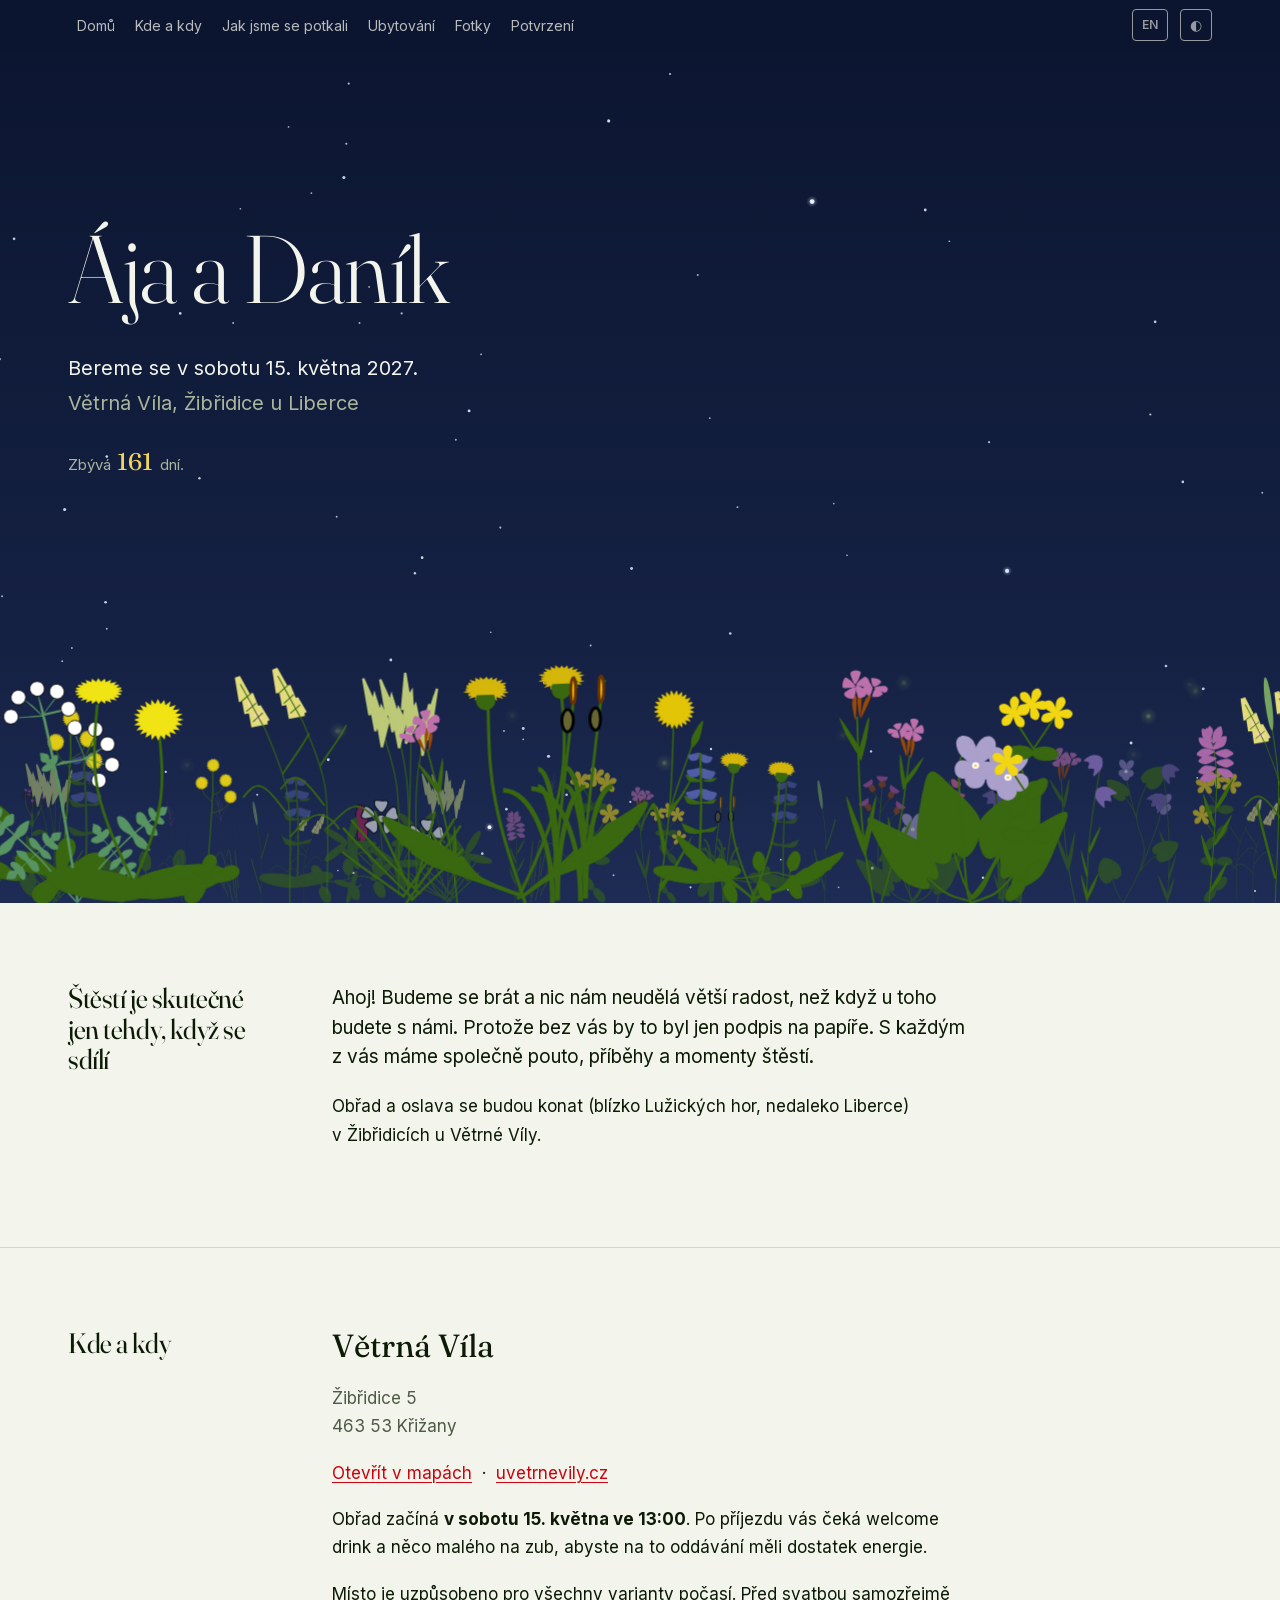
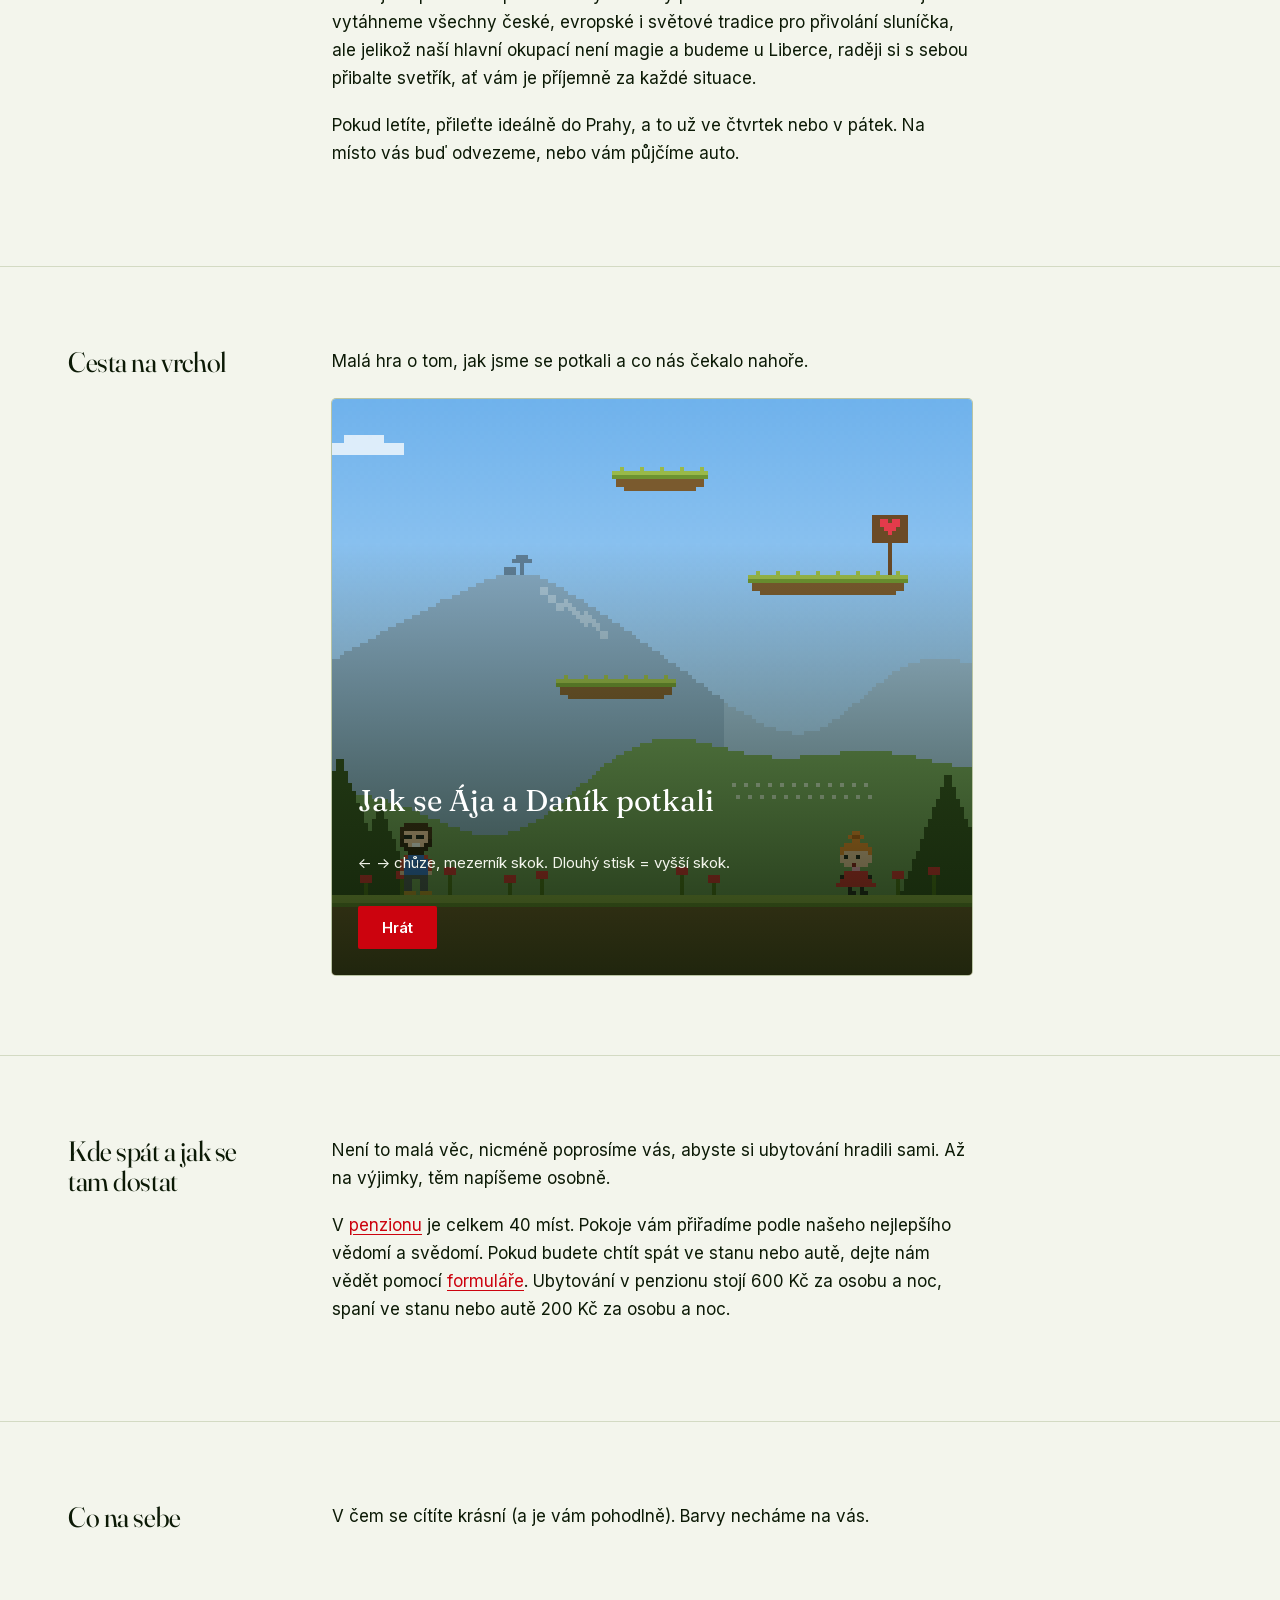
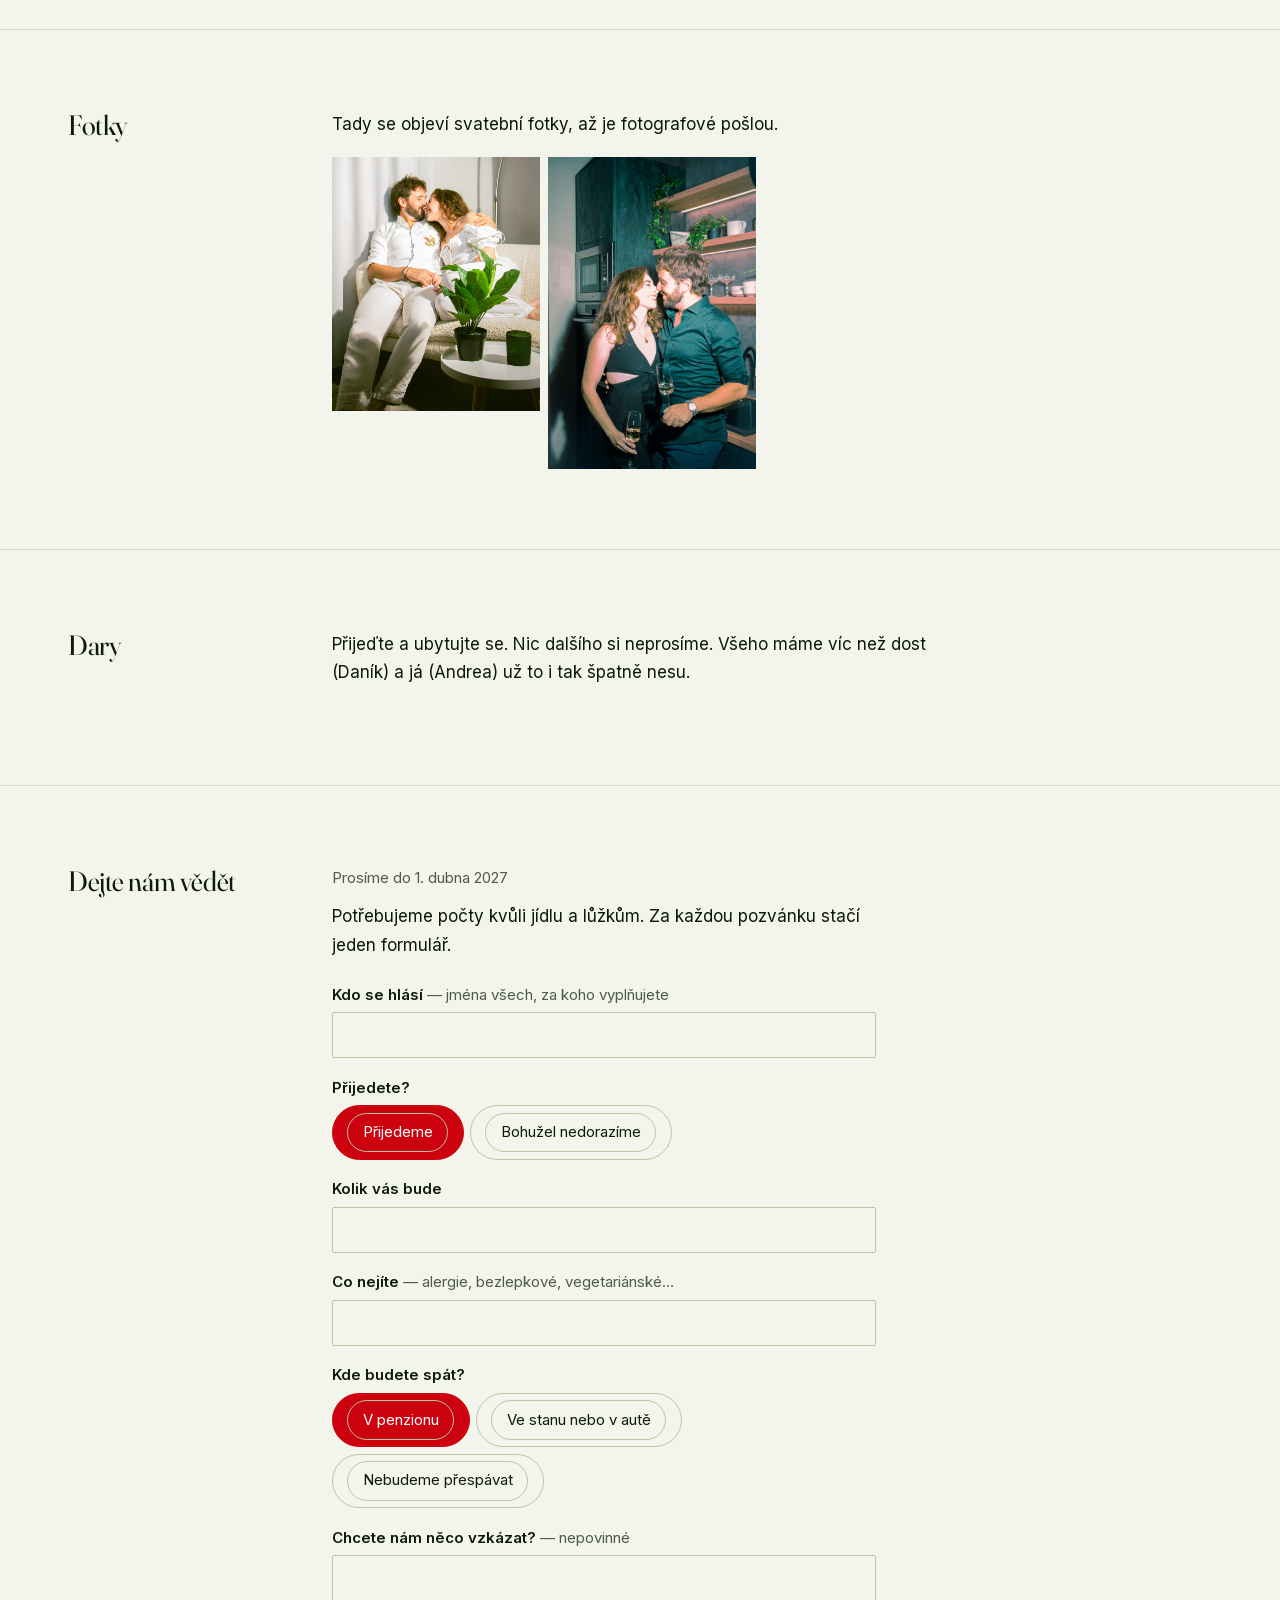
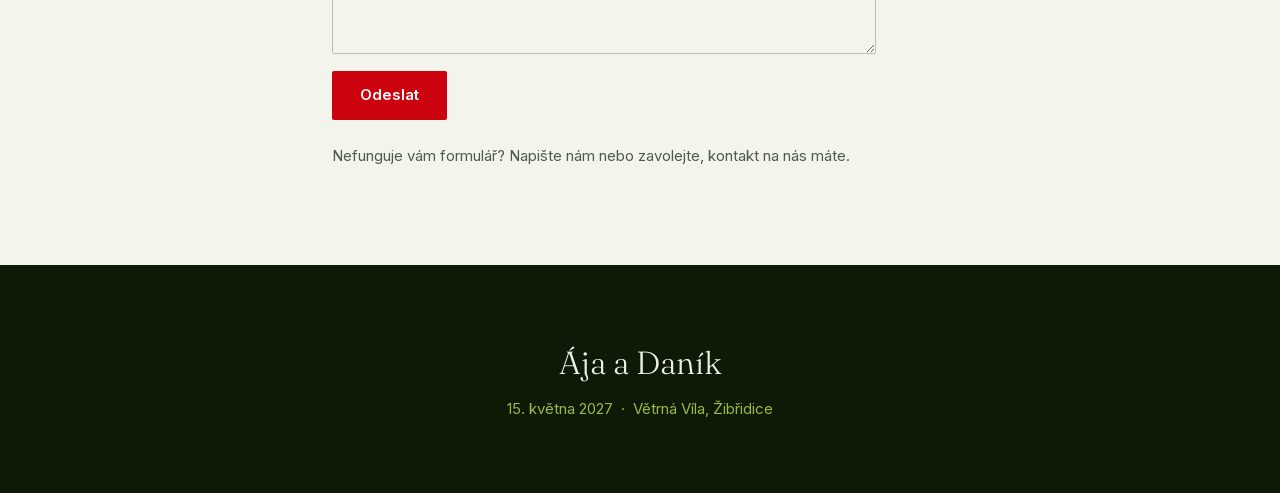
<file: index.html>
<!DOCTYPE html>
<html lang="cs">
<head>
<meta charset="utf-8">
<meta name="viewport" content="width=device-width, initial-scale=1">

<title>Ája a&nbsp;Daník — svatba u&nbsp;Větrné Víly</title>
<meta name="description" content="Bereme se 15. května 2027 u Větrné Víly v Žibřidicích, nedaleko Liberce. Kdy dorazit, kde přespat a jak se tam dostat.">
<meta name="robots" content="noindex">
<meta property="og:title" content="Ája a Daník — svatba u Větrné Víly">
<meta property="og:description" content="15. května 2027, Větrná Víla, Žibřidice u Liberce.">
<meta property="og:type" content="website">

<link rel="stylesheet" href="assets/style.css">
<link rel="icon" href="data:image/svg+xml,<svg xmlns='http://www.w3.org/2000/svg' viewBox='0 0 32 32'><circle cx='16' cy='16' r='11' fill='%23CC030E'/><circle cx='16' cy='16' r='3.5' fill='%232A0A08'/></svg>">

<!-- Motiv a jazyk se nastaví dřív, než se stránka vykreslí, aby neproblikly. -->
<script>
  try {
    var t = localStorage.getItem('motiv');
    if (t) document.documentElement.setAttribute('data-theme', t);
    var j = localStorage.getItem('jazyk');
    if (j) {
      document.documentElement.setAttribute('data-jazyk', j);
      document.documentElement.lang = j;
    }
  } catch (e) {}
  // Louku vymění assets/vitr.js za živou, pokaždé jinak rozsázenou; do té
  // doby je obrázek schovaný. Kdyby skript nedoběhl, za 4 s se ukáže.
  if (window.fetch && location.protocol !== 'file:' &&
      !(window.matchMedia && matchMedia('(prefers-reduced-motion: reduce)').matches)) {
    document.documentElement.classList.add('louka-ceka');
    setTimeout(function () { document.documentElement.classList.remove('louka-ceka'); }, 4000);
  }
</script>
<!-- Obloha v heru podle denní doby — taky před vykreslením. -->
<script src="assets/obloha.js"></script>
</head>
<body>

<a class="preskocit" href="#obsah">Přeskočit na obsah</a>

<nav class="nav" aria-label="Sekce stránky">
  <div class="nav-vnitrek">
    <ul class="nav-odkazy">
      <li><a href="#proc"><span class="jazyk-cs">Domů</span><span class="jazyk-en">Home</span></a></li>
      <li><a href="#kde"><span class="jazyk-cs">Kde a&nbsp;kdy</span><span class="jazyk-en">When &amp; where</span></a></li>
      <li><a href="#hra"><span class="jazyk-cs">Jak jsme se potkali</span><span class="jazyk-en">How we met</span></a></li>
      <li><a href="#ubytovani"><span class="jazyk-cs">Ubytování</span><span class="jazyk-en">Where to stay</span></a></li>
      <!-- Program zatím schovaný (i sekce níž) — až bude, smazat hidden. -->
      <li><a href="#galerie"><span class="jazyk-cs">Fotky</span><span class="jazyk-en">Photos</span></a></li>
      <li><a href="#potvrzeni"><span class="jazyk-cs">Potvrzení</span><span class="jazyk-en">RSVP</span></a></li>
      <li hidden><a href="#program"><span class="jazyk-cs">Program</span><span class="jazyk-en">Schedule</span></a></li>
    </ul>
    <button class="prepinac prepinac-jazyk" type="button" data-jazyk-cil="en"
            aria-label="Switch to English">EN</button>
    <button class="prepinac prepinac-motiv" type="button" aria-label="Přepnout světlý a tmavý motiv">◐</button>
  </div>
</nav>

<header class="hero">
  <div class="hero-text">
    <h1>Ája <span class="jazyk-cs">a</span><span class="jazyk-en">and</span> Daník</h1>

    <p class="hero-udaje">
      <span class="jazyk-cs">Bereme se v&nbsp;sobotu 15.&nbsp;května 2027.</span>
      <span class="jazyk-en">We're getting married on Saturday, May 15, 2027.</span>
      <span class="misto"><span class="jazyk-cs">Větrná Víla, Žibřidice u&nbsp;Liberce</span><span class="jazyk-en">Větrná Víla, Žibřidice near Liberec</span></span>
    </p>

    <!-- Text se mění podle data (assets/main.js): víc než 14 dní,
         posledních 14 dní, svatební den a po svatbě. -->
    <p class="odpocet" data-datum="2027-05-15T13:00" hidden>
      <span data-stav="zbyva">
        <span class="jazyk-cs">Zbývá</span><span class="jazyk-en">There are</span>
        <strong data-dni>—</strong>
        <span class="jazyk-cs">dní.</span><span class="jazyk-en">days to go.</span>
      </span>
      <span data-stav="uz-jen" hidden>
        <span class="jazyk-cs">Už jen</span><span class="jazyk-en">Only</span>
        <strong data-dni>—</strong>
        <span class="jazyk-cs" data-slovo-cs>dní.</span><span class="jazyk-en" data-slovo-en>days to go.</span>
      </span>
      <span data-stav="dnes" hidden>
        <strong><span class="jazyk-cs">Je to dnes!</span><span class="jazyk-en">It's today!</span></strong>
      </span>
      <span data-stav="po" hidden>
        <span class="jazyk-cs">Díky, že jste přijeli.</span><span class="jazyk-en">Thank you for coming.</span>
      </span>
    </p>
  </div>
  <!-- Obloha svatební noci (tools/hvezdy.py), ukáže se jen v noci. -->
  <img class="hvezdy" src="assets/hvezdy.svg" alt="">
  <img class="louka" src="assets/louka.svg" alt="" width="3000" height="300">
</header>

<main id="obsah">

  <!-- ====================== PROČ PŘIJET ====================== -->
  <section class="sekce" id="proc">
    <div class="sekce-mrizka">
      <h2><span class="jazyk-cs">Štěstí je skutečné jen tehdy, když se sdílí</span><span class="jazyk-en">Happiness is only real when it's shared</span></h2>
      <div class="telo">
        <p class="uvodni jazyk-cs">Ahoj! Budeme se brát a&nbsp;nic nám neudělá větší
          radost, než když u&nbsp;toho budete s&nbsp;námi. Protože bez vás by to byl
          jen podpis na papíře. S&nbsp;každým z&nbsp;vás máme společně pouto, příběhy
          a&nbsp;momenty štěstí.</p>
        <p class="uvodni jazyk-en">Hi! We're getting married, and nothing
          would make us happier than having you there with us. Because
          without you it would just be a&nbsp;signature on paper. With each of
          you we share a&nbsp;bond, stories, and moments of happiness.</p>

        <p class="jazyk-cs">Obřad a&nbsp;oslava se budou konat (blízko Lužických
          hor, nedaleko Liberce) v&nbsp;Žibřidicích u&nbsp;Větrné Víly.</p>
        <p class="jazyk-en">The ceremony and the celebration will take place
          (close to the Lusatian Mountains, not far from Liberec) at Větrná
          Víla in Žibřidice.</p>
      </div>
    </div>
  </section>

  <!-- ====================== KDE A KDY ====================== -->
  <section class="sekce" id="kde">
    <div class="sekce-mrizka">
      <h2><span class="jazyk-cs">Kde a&nbsp;kdy</span><span class="jazyk-en">When &amp; where</span></h2>
      <div class="telo">
        <p class="misto-nazev">Větrná Víla</p>
        <address class="adresa">Žibřidice 5<br>463 53 Křižany</address>
        <p class="jazyk-cs"><a href="https://mapy.com/s/fohakopako" target="_blank" rel="noopener">Otevřít v&nbsp;mapách</a>
          &nbsp;·&nbsp;
          <a href="https://www.uvetrnevily.cz/" target="_blank" rel="noopener">uvetrnevily.cz</a></p>
        <p class="jazyk-en"><a href="https://mapy.com/s/fohakopako" target="_blank" rel="noopener">Open in maps</a>
          &nbsp;·&nbsp;
          <a href="https://www.uvetrnevily.cz/" target="_blank" rel="noopener">uvetrnevily.cz</a></p>

        <p class="jazyk-cs">Obřad začíná <strong>v&nbsp;sobotu 15.&nbsp;května ve 13:00</strong>.
          Po příjezdu vás čeká welcome drink a&nbsp;něco malého na zub, abyste
          na to oddávání měli dostatek energie.</p>
        <p class="jazyk-en">The ceremony begins <strong>on Saturday, May 15
          at 1:00 PM</strong>. When you arrive, a&nbsp;welcome drink and a&nbsp;little
          something to eat will be waiting, so you have enough energy for
          the wedding.</p>

        <p class="jazyk-cs">Místo je uzpůsobeno pro všechny varianty počasí.
          Před svatbou samozřejmě vytáhneme všechny české, evropské i&nbsp;světové
          tradice pro přivolání sluníčka, ale jelikož naší hlavní okupací
          není magie a&nbsp;budeme u&nbsp;Liberce, raději si s&nbsp;sebou přibalte svetřík,
          ať vám je příjemně za každé situace.</p>
        <p class="jazyk-en">The venue is ready for any weather. Before the
          wedding we'll of course pull out every Czech, European, and world
          tradition for summoning the sun — but since magic isn't our main
          line of work and we'll be near Liberec, better pack a&nbsp;sweater,
          so you're comfortable whatever happens.</p>

        <p class="jazyk-cs">Pokud letíte, přileťte ideálně do Prahy, a&nbsp;to už
          ve čtvrtek nebo v&nbsp;pátek. Na místo vás buď odvezeme, nebo vám
          půjčíme auto.</p>
        <p class="jazyk-en">If you're flying, ideally fly into Prague, already
          on Thursday or Friday. We'll either drive you to the venue or lend
          you a&nbsp;car.</p>
      </div>
    </div>
  </section>

  <!-- ====================== HRA ======================
       Plošinovka (assets/hra.js, sprity v assets/hra-sprity.js).
       Na mobilu se ovládá tlačítky pod plátnem (.hra-ovladac). -->
  <section class="sekce" id="hra">
    <div class="sekce-mrizka">
      <h2><span class="jazyk-cs">Cesta na vrchol</span><span class="jazyk-en">The way up</span></h2>
      <div class="telo">
        <p class="jazyk-cs">Malá hra o&nbsp;tom, jak jsme se potkali a&nbsp;co nás čekalo nahoře.</p>
        <p class="jazyk-en">A&nbsp;little game about how we met and what was waiting for us at the top.</p>
        <p class="hra-chyba tlumene" hidden>
          <span class="jazyk-cs">Hru se nepodařilo načíst — zkuste stránku obnovit.</span>
          <span class="jazyk-en">The game failed to load — try reloading the page.</span>
        </p>
        <div class="hra" id="hra-okno" tabindex="0" aria-label="Hra: Cesta na vrchol">
          <canvas width="160" height="144"></canvas>
          <div class="hra-hud" hidden></div>
          <div class="hra-titulek" aria-live="polite"></div>
          <div class="hra-bublina" hidden aria-live="polite"></div>
          <!-- Ovládání na dotyk (ukáže se jen na mobilu). Tlačítka posílají
               hře stejné klávesy jako klávesnice: A = mezerník, ▲ = šipka nahoru. -->
          <div class="hra-ovladac" aria-hidden="true">
            <!-- Levý palec ◀ ▲, pravý palec A ▶ -->
            <button type="button" tabindex="-1" data-kod="ArrowLeft">◀</button>
            <button type="button" tabindex="-1" data-kod="ArrowUp">▲</button>
            <span class="hra-ovladac-mezera"></span>
            <button type="button" tabindex="-1" data-kod="Space" class="hra-ovladac-a">A</button>
            <button type="button" tabindex="-1" data-kod="ArrowRight">▶</button>
          </div>
          <div class="hra-panel" data-typ="uvod">
            <div class="hra-panel-uvod">
              <p class="hra-nadpis"><span class="jazyk-cs">Jak se Ája a&nbsp;Daník potkali</span><span class="jazyk-en">How Ája and Daník met</span></p>
              <p class="jen-klavesnice"><span class="jazyk-cs">← → chůze, mezerník skok. Dlouhý stisk = vyšší skok.</span><span class="jazyk-en">← → to walk, space to jump. Hold it to jump higher.</span></p>
              <p class="jen-dotyk"><span class="jazyk-cs">◀ ▶ chůze, A&nbsp;skok i&nbsp;potvrzení. Podržení = vyšší skok.</span><span class="jazyk-en">◀ ▶ to walk, A&nbsp;to jump and confirm. Hold it to jump higher.</span></p>
              <button class="tlacitko" type="button"><span class="jazyk-cs">Hrát</span><span class="jazyk-en">Play</span></button>
            </div>
            <div class="hra-panel-pauza">
              <p class="hra-nadpis"><span class="jazyk-cs">Pauza</span><span class="jazyk-en">Paused</span></p>
              <button class="tlacitko" type="button"><span class="jazyk-cs">Pokračovat</span><span class="jazyk-en">Continue</span></button>
            </div>
            <div class="hra-panel-konec">
              <p class="hra-nadpis"><span class="jazyk-cs">Řekla ano.</span><span class="jazyk-en">She said yes.</span></p>
              <p><span class="jazyk-cs">A&nbsp;15.&nbsp;května 2027 se bereme. Uvidíme se u&nbsp;Větrné Víly.</span><span class="jazyk-en">And on May 15, 2027, we're getting married. See you at Větrná Víla.</span></p>
              <button class="tlacitko" type="button"><span class="jazyk-cs">Hrát znovu</span><span class="jazyk-en">Play again</span></button>
            </div>
          </div>
        </div>
      </div>
    </div>
  </section>

  <!-- ====================== UBYTOVÁNÍ A DOPRAVA ====================== -->
  <section class="sekce" id="ubytovani">
    <div class="sekce-mrizka">
      <h2><span class="jazyk-cs">Kde spát a&nbsp;jak se tam dostat</span><span class="jazyk-en">Where to stay &amp; how to get there</span></h2>
      <div class="telo">
        <p class="jazyk-cs">Není to malá věc, nicméně poprosíme vás, abyste si
          ubytování hradili sami. Až na výjimky, těm napíšeme osobně.</p>
        <p class="jazyk-en">This is no small thing, but we'll ask you to pay
          for your own accommodation. With a&nbsp;few exceptions — we'll write to
          those of you personally.</p>

        <p class="jazyk-cs">V <a href="https://www.uvetrnevily.cz/ubytovani" target="_blank" rel="noopener">penzionu</a> je celkem 40 míst. Pokoje vám přiřadíme
          podle našeho nejlepšího vědomí a&nbsp;svědomí. Pokud budete chtít spát
          ve stanu nebo autě, dejte nám vědět pomocí
          <a href="#potvrzeni">formuláře</a>. Ubytování v&nbsp;penzionu stojí 600&nbsp;Kč za osobu
          a&nbsp;noc, spaní ve stanu nebo autě 200&nbsp;Kč za osobu a&nbsp;noc.</p>
        <p class="jazyk-en">The <a href="https://www.uvetrnevily.cz/ubytovani" target="_blank" rel="noopener">guesthouse</a> has 40 beds in total. We'll assign
          rooms to the best of our knowledge and conscience. If you'd rather
          sleep in a&nbsp;tent or your car, let us know in the
          <a href="#potvrzeni">form</a>. A&nbsp;bed in the guesthouse costs 600&nbsp;CZK per
          person per night, a&nbsp;tent or car spot 200&nbsp;CZK per person per night.</p>
      </div>
    </div>
  </section>

  <!-- ====================== CO NA SEBE ====================== -->
  <section class="sekce" id="co-na-sebe">
    <div class="sekce-mrizka">
      <h2><span class="jazyk-cs">Co na sebe</span><span class="jazyk-en">What to wear</span></h2>
      <div class="telo">
        <p class="jazyk-cs">V&nbsp;čem se cítíte krásní (a&nbsp;je vám pohodlně).
          Barvy necháme na vás.</p>
        <p class="jazyk-en">Whatever makes you feel beautiful (and
          comfortable). We'll leave the colors up to you.</p>
      </div>
    </div>
  </section>

  <!-- ====================== FOTOGALERIE ====================== -->
  <section class="sekce" id="galerie">
    <div class="sekce-mrizka">
      <h2><span class="jazyk-cs">Fotky</span><span class="jazyk-en">Photos</span></h2>
      <div class="telo">
        <p class="jazyk-cs">Tady se objeví svatební fotky, až je fotografové
          pošlou.</p>
        <p class="jazyk-en">Wedding photos will appear here once the
          photographers send them.</p>

        <!-- Plní se ze seznamu v assets/gallery.js. Prázdný seznam = hláška níž. -->
        <div class="galerie" id="galerie-mrizka" hidden></div>

        <div class="galerie-prazdno" id="galerie-prazdno">
          <p class="jazyk-cs">Sem přijdou fotky ze svatby, jakmile je
            dostaneme od fotografa.</p>
          <p class="jazyk-en">Wedding photos will go here once we get them
            from the photographer.</p>
          <p class="tlumene jazyk-cs">Vyfotíte něco vy? Pošlete nám to,
            rádi to sem přidáme.</p>
          <p class="tlumene jazyk-en">Did you take any photos? Send them
            our way, we'd love to add them here.</p>
        </div>
      </div>
    </div>
  </section>

  <!-- ====================== DARY ====================== -->
  <section class="sekce" id="dary">
    <div class="sekce-mrizka">
      <h2><span class="jazyk-cs">Dary</span><span class="jazyk-en">Gifts</span></h2>
      <div class="telo">
        <p class="jazyk-cs">Přijeďte a&nbsp;ubytujte se. Nic dalšího si
          neprosíme. Všeho máme víc než dost (Daník) a&nbsp;já (Andrea) už to
          i&nbsp;tak špatně nesu.</p>
        <p class="jazyk-en">Just come and find a&nbsp;place to stay. We don't
          ask for anything else. We already have more than enough of
          everything (Daník) — and I&nbsp;(Andrea) am already struggling to
          deal with it as it is.</p>
      </div>
    </div>
  </section>

  <!-- ====================== POTVRZENÍ ÚČASTI ======================
       Formulář odesílá do Google Formuláře. Až ho založíš, přepiš:
         1. adresu v action= (ID je v odkazu formuláře)
         2. šest name="entry.XXXX" níž
       Kde ta čísla vzít je popsané v README, oddíl „Potvrzení účasti".
       Dokud tam zůstanou zástupná čísla, formulář se sám schová a ukáže
       se místo něj e-mail — viz assets/rsvp.js.

       Viditelné popisky polí jsou dvojjazyčné (.jazyk-cs/.jazyk-en), ale
       value="" u přepínačů zůstává jen česky — to je hodnota, která
       padá do Sheetu, ne to, co vidí host. Funguje to správně v obou
       jazycích zároveň, není potřeba druhý Google Formulář.
  -->
  <section class="sekce" id="potvrzeni">
    <div class="sekce-mrizka">
      <h2><span class="jazyk-cs">Dejte nám vědět</span><span class="jazyk-en">Let us know</span></h2>
      <div class="telo">
        <div class="potvrzeni">
          <p class="termin jazyk-cs">Prosíme do 1.&nbsp;dubna 2027</p>
          <p class="termin jazyk-en">Please reply by April 1, 2027</p>
          <p class="jazyk-cs">Potřebujeme počty kvůli jídlu a&nbsp;lůžkům.
            Za každou pozvánku stačí jeden formulář.</p>
          <p class="jazyk-en">We need numbers for food and beds.
            One form per invitation is enough.</p>

          <form class="formular" id="rsvp" method="post"
                action="https://docs.google.com/forms/d/e/1FAIpQLScq28lHBz5897td7MZyyS8asRZg3bNgkIlLo7N-swUDfsOvNQ/formResponse">

            <label class="pole">
              <span><span class="jazyk-cs">Kdo se hlásí</span><span class="jazyk-en">Who's coming</span>
                <span class="napoveda">
                  <span class="jazyk-cs">— jména všech, za koho vyplňujete</span>
                  <span class="jazyk-en">— names of everyone you're filling this out for</span>
                </span></span>
              <input type="text" name="entry.1684230495" required autocomplete="name">
            </label>

            <fieldset class="pole">
              <span><span class="jazyk-cs">Přijedete?</span><span class="jazyk-en">Are you coming?</span></span>
              <div class="volby">
                <label class="volba">
                  <input type="radio" name="entry.1772294306" value="Ano" required checked
                         data-ucast="ano">
                  <span><span class="jazyk-cs">Přijedeme</span><span class="jazyk-en">We'll be there</span></span>
                </label>
                <label class="volba">
                  <input type="radio" name="entry.1772294306" value="Ne"
                         data-ucast="ne">
                  <span><span class="jazyk-cs">Bohužel nedorazíme</span><span class="jazyk-en">Sorry, we can't make it</span></span>
                </label>
              </div>
            </fieldset>

            <label class="pole jen-pri-ucasti">
              <span><span class="jazyk-cs">Kolik vás bude</span><span class="jazyk-en">How many of you</span></span>
              <input type="number" name="entry.1716461274" min="1" max="10" inputmode="numeric">
            </label>

            <label class="pole jen-pri-ucasti">
              <span><span class="jazyk-cs">Co nejíte</span><span class="jazyk-en">What you don't eat</span>
                <span class="napoveda">
                  <span class="jazyk-cs">— alergie, bezlepkové, vegetariánské…</span>
                  <span class="jazyk-en">— allergies, gluten-free, vegetarian…</span>
                </span></span>
              <input type="text" name="entry.1136378487">
            </label>

            <!-- Hodnoty (value) musí sedět s možnostmi v Google Formuláři
                 (formulář: https://forms.gle/vRxvGnbP9YnAzbPCA). -->
            <fieldset class="pole jen-pri-ucasti">
              <span><span class="jazyk-cs">Kde budete spát?</span><span class="jazyk-en">Where will you sleep?</span></span>
              <div class="volby">
                <label class="volba">
                  <input type="radio" name="entry.362847695" value="V penzionu" checked>
                  <span><span class="jazyk-cs">V&nbsp;penzionu</span><span class="jazyk-en">At the guesthouse</span></span>
                </label>
                <label class="volba">
                  <input type="radio" name="entry.362847695" value="Ve stanu nebo v autě">
                  <span><span class="jazyk-cs">Ve stanu nebo v&nbsp;autě</span><span class="jazyk-en">In a&nbsp;tent or car</span></span>
                </label>
                <label class="volba">
                  <input type="radio" name="entry.362847695" value="Nebudeme přespávat">
                  <span><span class="jazyk-cs">Nebudeme přespávat</span><span class="jazyk-en">Not staying overnight</span></span>
                </label>
              </div>
            </fieldset>

            <label class="pole">
              <span><span class="jazyk-cs">Chcete nám něco vzkázat?</span><span class="jazyk-en">Anything you'd like to tell us?</span>
                <span class="napoveda">
                  <span class="jazyk-cs">— nepovinné</span>
                  <span class="jazyk-en">— optional</span>
                </span></span>
              <textarea name="entry.1038963178" rows="3"></textarea>
            </label>

            <!-- Google tyhle dvě pole u odeslání očekává. -->
            <input type="hidden" name="fvv" value="1">
            <input type="hidden" name="pageHistory" value="0">

            <button type="submit"><span class="jazyk-cs">Odeslat</span><span class="jazyk-en">Send</span></button>
            <p class="chyba" id="rsvp-chyba" hidden></p>
          </form>

          <div class="dekujeme" id="rsvp-dekujeme" hidden>
            <h3><span class="jazyk-cs">Děkujeme, máme to.</span><span class="jazyk-en">Thanks, got it.</span></h3>
            <p class="jazyk-cs">Kdybyste potřebovali cokoli změnit, ozvěte
              se nám.</p>
            <p class="jazyk-en">If you need to change anything, just let
              us know.</p>
          </div>

          <p class="jinak jazyk-cs">Nefunguje vám formulář? Napište nám nebo
            zavolejte, kontakt na nás máte.</p>
          <p class="jinak jazyk-en">Form not working? Message or call us —
            you have our contact.</p>
        </div>
      </div>
    </div>
  </section>

  <!-- ====================== PROGRAM ====================== -->
  <!-- Zatím schované — až bude harmonogram, smazat hidden (i u odkazu v navigaci). -->
  <section class="sekce" id="program" hidden>
    <div class="sekce-mrizka">
      <h2><span class="jazyk-cs">Jak den poběží</span><span class="jazyk-en">How the day will run</span></h2>
      <div class="telo">
        <p class="tlumene jazyk-cs">Časy jsou orientační, pořadí platí.
          Dopředu se ničeho nebojte, nic se nezkouší.</p>
        <p class="tlumene jazyk-en">Times are approximate, the order is
          fixed. Don't worry about anything in advance — nothing is
          rehearsed.</p>

        <!-- DOPLNIT: časy a body podle skutečného harmonogramu u Větrné Víly
             (zbytek textu je ještě z Himmelreichu: obřad pod skálou, rybník…) -->
        <dl class="program">
          <dt>12:30</dt>
          <dd>
            <h3><span class="jazyk-cs">Sjíždíme se</span><span class="jazyk-en">Everyone arrives</span></h3>
            <p class="jazyk-cs">Přivítání, welcome drink, čas se rozkoukat u&nbsp;Větrné Víly.</p>
            <p class="jazyk-en">Welcome drinks and a&nbsp;chance to look around Větrná Víla.</p>
          </dd>

          <dt>13:00</dt>
          <dd>
            <h3><span class="jazyk-cs">Obřad pod skálou</span><span class="jazyk-en">Ceremony beneath the rock</span></h3>
            <p class="jazyk-cs">Zhruba půl hodiny. Telefony prosím schované, máme fotografa.</p>
            <p class="jazyk-en">About half an hour. Please keep phones away, we have a&nbsp;photographer.</p>
          </dd>

          <dt>13:45</dt>
          <dd>
            <h3><span class="jazyk-cs">Gratulace a&nbsp;společné focení</span><span class="jazyk-en">Congratulations &amp; group photos</span></h3>
            <p class="jazyk-cs">Přípitek. Tohle je ta část, kde vás všechny naženeme k&nbsp;sobě.</p>
            <p class="jazyk-en">A&nbsp;toast. This is the part where we round everyone up together.</p>
          </dd>

          <dt>15:00</dt>
          <dd>
            <h3><span class="jazyk-cs">Oběd</span><span class="jazyk-en">Lunch</span></h3>
            <p class="jazyk-cs">Kdo má něco, co nejí, ať nám to napíše předem.</p>
            <p class="jazyk-en">If there's something you don't eat, let us know in advance.</p>
          </dd>

          <dt>17:00</dt>
          <dd>
            <h3><span class="jazyk-cs">Dort a&nbsp;první tanec</span><span class="jazyk-en">Cake &amp; first dance</span></h3>
            <p class="jazyk-cs">Krátké, slibujeme.</p>
            <p class="jazyk-en">Short, we promise.</p>
          </dd>

          <dt>19:00</dt>
          <dd>
            <h3><span class="jazyk-cs">Oheň</span><span class="jazyk-en">Campfire</span></h3>
            <p class="jazyk-cs">Raut, buřty, klid. Kdo chce, může jít k&nbsp;rybníku.</p>
            <p class="jazyk-en">Buffet, sausages, calm. Anyone who wants can head down to the pond.</p>
          </dd>

          <dt>21:00</dt>
          <dd>
            <h3><span class="jazyk-cs">Hraje se a&nbsp;tancuje</span><span class="jazyk-en">Music &amp; dancing</span></h3>
            <p class="jazyk-cs">Dokud někdo stojí.</p>
            <p class="jazyk-en">Until someone's still standing.</p>
          </dd>

          <dt><span class="jazyk-cs">do rána</span><span class="jazyk-en">till dawn</span></dt>
          <dd>
            <h3><span class="jazyk-cs">Kdo zůstává, zůstává</span><span class="jazyk-en">Whoever stays, stays</span></h3>
            <p class="jazyk-cs">Snídaně pro přespávající od devíti.</p>
            <p class="jazyk-en">Breakfast for overnight guests from nine.</p>
          </dd>
        </dl>
      </div>
    </div>
  </section>

</main>

<footer class="paticka">
  <p class="jmena">Ája <span class="jazyk-cs">a</span><span class="jazyk-en">and</span> Daník</p>
  <p><span class="jazyk-cs">15.&nbsp;května 2027</span><span class="jazyk-en">May 15, 2027</span> &nbsp;·&nbsp; Větrná Víla, Žibřidice</p>
</footer>

<div class="lightbox" id="lightbox" hidden role="dialog" aria-modal="true" aria-label="Zvětšená fotka">
  <img id="lb-obrazek" alt="">
  <button class="lb-tlacitko lb-zavrit" type="button" aria-label="Zavřít">✕</button>
  <button class="lb-tlacitko lb-predchozi" type="button" aria-label="Předchozí fotka">‹</button>
  <button class="lb-tlacitko lb-dalsi" type="button" aria-label="Další fotka">›</button>
  <span class="lb-pocet" id="lb-pocet"></span>
</div>

<script src="assets/gallery.js"></script>
<script src="assets/main.js"></script>
<script src="assets/vitr.js" defer></script>
<script src="assets/mesic.js" defer></script>
<script src="assets/svetlusky.js" defer></script>
<script src="assets/vlastovky.js" defer></script>
<script src="assets/rsvp.js" defer></script>
<script src="assets/hra-sprity.js" defer></script>
<script src="assets/hra.js" defer></script>
</body>
</html>
</file>
<file: assets/style.css>
/* ==========================================================================
   Svatba u Větrné Víly — styly

   Paleta je navzorkovaná z fotky květnaté louky, kterou vybral klient:
   medián sytých pixelů v každém pásmu odstínu. Nic není odhadnuté od oka.
   Všechny dvojice text/pozadí jsou ověřené na WCAG AA (≥4.5:1).

   Hero je vždycky tmavý, i ve světlém režimu — je to les za loukou.
   ========================================================================== */

/* Fraunces: old-style serif s měkkými tahy. Dva subsety kvůli české
   diakritice; prohlížeč si stáhne jen ten, který na stránce potřebuje. */
@font-face {
  font-family: 'Fraunces';
  font-style: normal;
  font-weight: 300 700;
  font-display: swap;
  src: url('fonts/fraunces-latin-ext.woff2') format('woff2');
  unicode-range: U+0100-02BA, U+02BD-02C5, U+02C7-02CC, U+02CE-02D7, U+02DD-02FF,
    U+0304, U+0308, U+0329, U+1D00-1DBF, U+1E00-1E9F, U+1EF2-1EFF, U+2020,
    U+20A0-20AB, U+20AD-20C0, U+2113, U+2C60-2C7F, U+A720-A7FF;
}
@font-face {
  font-family: 'Fraunces';
  font-style: normal;
  font-weight: 300 700;
  font-display: swap;
  src: url('fonts/fraunces-latin.woff2') format('woff2');
  unicode-range: U+0000-00FF, U+0131, U+0152-0153, U+02BB-02BC, U+02C6, U+02DA,
    U+02DC, U+0304, U+0308, U+0329, U+2000-206F, U+20AC, U+2122, U+2191, U+2193,
    U+2212, U+2215, U+FEFF, U+FFFD;
}
@font-face {
  font-family: 'Inter';
  font-style: normal;
  font-weight: 400 700;
  font-display: swap;
  src: url('fonts/inter-var.woff2') format('woff2');
}

:root {
  /* Navzorkováno z fotky */
  --les: #0C1A06;
  --mak: #CC030E;
  --chrpa: #175ACA;
  --pryskyrnik: #D2BB31;
  --kopretina: #ECEEE7;
  --trava: #99B949;
  --trava-tmava: #496E16;

  /* Mimo louku: barva "kemp" na mapce ubytování (tools/mapa.py). Není
     z fotky ani odvozená — vybraná tak, aby jako plocha (≥3:1) obstála
     v obou motivech zároveň, --pryskyrnik na to nejde (1.75:1 na světlém). */
  --kemp: #8F740C;

  /* Obloha v heru — mění se podle denní doby návštěvníka, přepisuje je
     assets/obloha.js (tam i výpočet kontrastu). Tady je polední obloha
     pro případ bez JS. Nezávislé na přepínači světlý/tmavý motiv, proto
     i text v heru má vlastní barvy — var(--text) by se s přepínačem
     měnilo a na obloze mohlo zmizet. */
  --hero-bg: #6FB2EC;        /* vrch oblohy, i pod navigací */
  --hero-stred: #A0CEF2;     /* u horní hrany louky */
  --hero-obzor: #D2EAF8;     /* za loukou, bez textu */
  --hero-text: #0C1A06;
  --hero-text-tlumeny: #2E480F;
  --hero-akcent: #403E08;
  --hero-aktivni: #7F0C0B;

  /* Odvozené pro text a plochy */
  --pozadi: #F3F5EC;
  --text: #0C1A06;
  --text-tlumeny: #4F5A47;
  --odkaz: #CC030E;
  --odkaz-aktivni: #A5060F;
  --linka: #D3DAC3;
  --linka-silna: #B9C4A3;

  --display: 'Fraunces', 'Iowan Old Style', Georgia, serif;
  --text-font: 'Inter', -apple-system, BlinkMacSystemFont, 'Segoe UI', Roboto, sans-serif;

  --sirka: 74rem;
  --okraj: 1.25rem;
  --sloupec-nadpisu: 13rem;

  /* Sytost vzoru na pozadí sekcí (assets/vzor.svg). Dřív to bylo jen
     0.05 jako fallback přímo v opacity: var(--sytost-vzoru, 0.05) níž,
     na bílém pozadí to bylo skoro neviditelné. Deklarované tady jako
     skutečná proměnná, ať se to příště hledá snáz. */
  --sytost-vzoru: 0.1;

  /* Výška louky. Vázat ji jen na šířku okna nestačilo: na širokém a nízkém
     okně notebooku pak louka i s textem přerostla obrazovku a spodek okna
     ji uřízl. Proto i strop podle výšky.

     Zmenšování je bezpečné — nižší rámeček je v poměru UŽŠÍ než 10:1
     samotného SVG, takže object-fit dál ořezává boky a ne hlavy rostlin.
     Nebezpečné by bylo jen zvyšování šířky bez výšky. */
  --vyska-louky: clamp(9rem, min(20vw, 38vh), 22rem);
}

:root[data-theme="dark"] {
  --pozadi: #0C1A06;
  --text: #F3F5EC;
  --text-tlumeny: #A8B69C;
  --odkaz: #F2564F;
  --odkaz-aktivni: #F5776F;
  --chrpa: #7FA5F0;
  --linka: #24391C;
  --linka-silna: #3A5230;
}

@media (prefers-color-scheme: dark) {
  :root:not([data-theme="light"]) {
    --pozadi: #0C1A06;
    --text: #F3F5EC;
    --text-tlumeny: #A8B69C;
    --odkaz: #F2564F;
    --odkaz-aktivni: #F5776F;
    --chrpa: #7FA5F0;
    --linka: #24391C;
    --linka-silna: #3A5230;
  }
}

* { box-sizing: border-box; }

/* Atribut hidden musí přebít i vlastní pravidla. Prohlížeč ho řeší
   výchozím display: none, jenže to má nejnižší prioritu — stačí kdekoli
   .neco { display: grid } a hidden přestane fungovat. Přesně na tohle
   jsem najel u formuláře potvrzení účasti. */
[hidden] { display: none !important; }

/* Přepínač jazyka CZ/EN. Každý překládaný kus obsahu existuje na
   stránce dvakrát (.jazyk-cs a .jazyk-en jako sourozenci, nebo jako
   dvojice <span> uvnitř jednoho nadpisu/odkazu) a tohle přepíná, který
   z nich je vidět. Bez data-jazyk (výchozí stav, i bez JS) vyhrává
   čeština — schválně přes :not(), ne jen [data-jazyk="cs"], ať to
   funguje i dřív, než main.js stačí proběhnout. */
:root[data-jazyk="en"] .jazyk-cs { display: none; }
:root:not([data-jazyk="en"]) .jazyk-en { display: none; }

html {
  scroll-behavior: smooth;
  scroll-padding-top: 4.5rem;
}

body {
  margin: 0;
  background: var(--pozadi);
  color: var(--text);
  font-family: var(--text-font);
  font-size: 1.0625rem;
  line-height: 1.65;
  -webkit-font-smoothing: antialiased;
  position: relative;
}

/* Obrysy lučních rostlin za obsahem, jako doodle pozadí ve WhatsAppu.

   Jeden černobílý soubor (assets/vzor.svg) funguje pro oba motivy díky
   masce: barvu dodává background-color na tomhle pseudoprvku, masku jen
   tvar. Proto žádné druhé vygenerování pro tmavý režim.

   Hero a patička mají vlastní neprůhledné pozadí (var(--les)), takže
   ho tenhle vzor sám od sebe nepřekryje — je vidět jen za obsahem sekcí
   mezi nimi, ne za loukou.

   position: fixed drží vzor jako papírovou texturu ukotvenou k oknu,
   ne ke scrollované stránce — při rolování se tak netahá spolu s textem. */
/* Bez podpory masky se prvek vůbec nevytvoří — jinak by se bez ní
   vykreslila plná barevná vrstva přes celou stránku místo textury,
   což je horší než žádný vzor. */
@supports (mask-image: none) or (-webkit-mask-image: none) {
  body::before {
    content: "";
    position: fixed;
    inset: 0;
    z-index: -1;
    pointer-events: none;
    background-color: var(--text);
    opacity: var(--sytost-vzoru);
    -webkit-mask-image: url("vzor.svg");
    mask-image: url("vzor.svg");
    -webkit-mask-repeat: repeat;
    mask-repeat: repeat;
    -webkit-mask-size: 640px 640px;
    mask-size: 640px 640px;
  }
}

:root[data-theme="dark"] { --sytost-vzoru: 0.07; }
@media (prefers-color-scheme: dark) {
  :root:not([data-theme="light"]) { --sytost-vzoru: 0.07; }
}

h1, h2 {
  font-family: var(--display);
  font-weight: 400;
  font-variation-settings: 'opsz' 144;
  line-height: 1.08;
  margin: 0;
  letter-spacing: -0.015em;
}

h3 {
  font-family: var(--text-font);
  font-size: 1.0625rem;
  font-weight: 600;
  line-height: 1.35;
  margin: 0 0 0.25rem;
}

p { margin: 0 0 1.1em; }
p:last-child { margin-bottom: 0; }

a {
  color: var(--odkaz);
  text-decoration-thickness: 1px;
  text-underline-offset: 0.18em;
}
a:hover { color: var(--odkaz-aktivni); text-decoration-thickness: 2px; }

:focus-visible {
  outline: 2px solid var(--odkaz);
  outline-offset: 3px;
  border-radius: 2px;
}

.preskocit {
  position: absolute;
  left: -9999px;
  top: 0;
  z-index: 100;
  background: var(--mak);
  color: #fff;
  padding: 0.75rem 1rem;
}
.preskocit:focus { left: 0; }

.obsah-sirka {
  max-width: var(--sirka);
  margin-inline: auto;
  padding-inline: var(--okraj);
}

/* ================= Navigace =================
   Nad heroem splývá s tmou, po odscrollování se z ní stane světlý pruh.
   Třídu .odscrollovano přepíná main.js. */

.nav {
  position: sticky;
  top: 0;
  z-index: 40;
  /* Pevná barva, ne transparent. Hero pod navigací začíná kvůli
     zápornému margin-top o pár px výš, ale ne přesně o tolik, kolik
     navigace sama měří na výšku — zbyde škvíra pár px, kterou by
     transparent nechal prosvítat holým pozadím <body>. S dřívějším
     tmavým heroem to splývalo (skoro stejná barva), na pevné pastelové
     zelené už ne — proto pevná barva místo spoléhání na přesnou
     aritmetiku výšky. */
  background: var(--hero-bg);
  border-bottom: 1px solid transparent;
  transition: background 0.25s, border-color 0.25s;
}

.nav-vnitrek {
  max-width: var(--sirka);
  margin-inline: auto;
  display: flex;
  align-items: center;
  gap: 0.75rem;
  padding: 0.5rem var(--okraj);
}

.nav-odkazy {
  display: flex;
  flex: 1;
  gap: 0.15rem;
  margin: 0;
  padding: 0;
  list-style: none;
  overflow-x: auto;
  scrollbar-width: none;
  /* Vyblednutí okraje, za kterým lišta pokračuje — jinak na telefonu
     useknuté „Ubytován“ nenaznačuje, že jde posunout. Třídy přepíná
     assets/main.js podle polohy posunu; bez nich je maska neviditelná. */
  --vybledni-l: 0px;
  --vybledni-p: 0px;
  -webkit-mask-image: linear-gradient(to right, transparent, #000 var(--vybledni-l), #000 calc(100% - var(--vybledni-p)), transparent);
  mask-image: linear-gradient(to right, transparent, #000 var(--vybledni-l), #000 calc(100% - var(--vybledni-p)), transparent);
}
.nav-odkazy::-webkit-scrollbar { display: none; }
.nav-odkazy.dal-vlevo { --vybledni-l: 1.5rem; }
.nav-odkazy.dal-vpravo { --vybledni-p: 2.5rem; }

/* Dokud nav sedí nad heroem (žádné .odscrollovano), prosvítá jeho
   pozadí — barvy tu proto musí číst na var(--hero-bg), ne na --pozadi.
   Obloha se mění s denní dobou, takže barvy jsou var(--hero-text) /
   var(--hero-aktivni) z assets/obloha.js, který kontrast hlídá i
   s touhle opacitou započítanou (0.75 → AA 4,5:1, 0.6 → 3:1). */
.nav-odkazy a {
  display: block;
  padding: 0.35rem 0.55rem;
  border-radius: 4px;
  white-space: nowrap;
  font-size: 0.875rem;
  text-decoration: none;
  color: var(--hero-text);
  opacity: 0.75;
  transition: opacity 0.15s, color 0.15s;
}
.nav-odkazy a:hover { opacity: 1; color: var(--hero-text); }
.nav-odkazy a[aria-current="true"] { opacity: 1; color: var(--hero-aktivni); }

.prepinac {
  flex: none;
  width: 2rem;
  height: 2rem;
  display: grid;
  place-items: center;
  background: transparent;
  border: 1px solid currentColor;
  border-radius: 4px;
  color: var(--hero-text);
  opacity: 0.6;
  cursor: pointer;
  font-size: 0.9rem;
  line-height: 1;
}
.prepinac:hover { opacity: 1; }

/* Přepínač jazyka — sdílí vzhled s .prepinac (motiv), jen širší kvůli
   dvěma písmenům místo ikony. Text tlačítka je CÍLOVÝ jazyk (na co
   klik přepne), ne aktuální — proto ho assets/main.js po každém
   přepnutí přepisuje na opačnou zkratku. */
.prepinac-jazyk {
  width: auto;
  min-width: 2.25rem;
  padding-inline: 0.35rem;
  font-family: var(--text-font);
  font-size: 0.75rem;
  font-weight: 600;
  letter-spacing: 0.02em;
}

.nav.odscrollovano {
  background: var(--pozadi);
  border-bottom-color: var(--linka);
}
.nav.odscrollovano .nav-odkazy a,
.nav.odscrollovano .prepinac { color: var(--text); }
.nav.odscrollovano .nav-odkazy a[aria-current="true"] { color: var(--odkaz); opacity: 1; }

/* ================= Hero =================
   Obloha podle denní doby, ze spodní hrany vyrůstá louka. Barva obzoru
   začíná až u horní hrany louky — za textem je jen vrch a střed, se
   kterými obloha.js hlídá kontrast.

   Hero je vysoký přesně na obrazovku (svh kvůli mobilním lištám), takže
   louka je vidět hned po otevření a nemusí se k ní scrollovat. Text je
   svisle vystředěný ve zbytku po odečtení louky. */

.hero {
  position: relative;
  background-color: var(--hero-bg);
  background-image: linear-gradient(to bottom,
    var(--hero-bg) 0%,
    var(--hero-stred) calc(100% - var(--vyska-louky)),
    var(--hero-obzor) 100%);
  color: var(--hero-text);
  min-height: 100vh;
  min-height: 100svh;
  display: flex;
  flex-direction: column;
  justify-content: center;
  margin-top: -3rem;
  padding-top: 3rem;
  overflow: hidden;
}

.hero-text {
  position: relative;
  z-index: 1;  /* nad plátnem světlušek */
  width: 100%;
  max-width: var(--sirka);
  margin-inline: auto;
  padding: 1rem var(--okraj) calc(var(--vyska-louky) + 1rem);
}

.hero h1 {
  /* Jedno jméno vedle druhého na jednom řádku (dřív bylo druhé jméno
     odsazené na nový řádek jako dva stonky vedle sebe) — proto tu teď
     musí být i min() proti vw, ne jen proti vh, ať "Ája a Daník" jako
     jeden dlouhý řádek nepřeteče úzké okno. */
  font-size: clamp(2rem, min(7.5vw, 13vh), 6rem);
  font-weight: 300;
  color: var(--hero-text);
  margin-bottom: clamp(1rem, 3vw, 2rem);
}

.hero-udaje {
  font-size: clamp(1rem, 2vw, 1.25rem);
  line-height: 1.5;
  color: var(--hero-text);
  max-width: 30rem;
}
.hero-udaje .misto {
  display: block;
  color: var(--hero-text-tlumeny);
  margin-top: 0.35rem;
}

.odpocet {
  margin-top: clamp(1rem, 2.5vw, 1.5rem);
  font-size: 0.9375rem;
  color: var(--hero-text-tlumeny);
}
.odpocet strong {
  font-family: var(--display);
  font-weight: 400;
  font-size: 1.5rem;
  color: var(--hero-akcent);
  font-variant-numeric: tabular-nums;
  padding-inline: 0.1em;
}

/* Louka je samostatný soubor, ne inline SVG: definice rostlin jsou velké
   a takhle se cachují zvlášť místo aby zdržovaly první vykreslení stránky.

   object-fit: cover s ukotvením dolů ořízne boky, ne vršky. Aby to tak
   zůstalo, nesmí být rámeček širší v poměru než samotné SVG (10:1) —
   o to se stará --vyska-louky, která se váže na šířku okna. */
.louka {
  position: absolute;
  left: 0;
  bottom: 0;
  width: 100%;
  height: var(--vyska-louky);
  object-fit: cover;
  object-position: 50% 100%;
  pointer-events: none;
  animation: louka-nastup 1s cubic-bezier(0.22, 1, 0.36, 1) backwards;
}

/* Když se obrázek vymění za živé SVG (assets/vitr.js), nástup už proběhl
   — nesmí se přehrát znovu. Velikost řeší preserveAspectRatio uvnitř SVG,
   které dělá totéž co object-fit: cover s ukotvením dolů. */
.louka-ziva {
  display: block;
  animation: none;
}

/* Živá louka je pokaždé jinak rozsázená, takže výchozí obrázek se do
   výměny neukazuje (jinak by louka přeskočila) a nástup přehraje až ona. */
.louka-ceka img.louka { visibility: hidden; }
.louka-ziva.louka-nastup {
  animation: louka-nastup 1s cubic-bezier(0.22, 1, 0.36, 1) backwards;
}

/* Hvězdy svatební noci (tools/hvezdy.py) — skutečné polohy 15. 5. 2027
   ve 23:30 nad Žibřidicemi. Spodní hrana obrázku je obzor, louka ho
   překryje; ořezávají se boky, ne obzor. Viditelné jen s data-noc
   z assets/obloha.js; bez JS zůstanou skryté s denní oblohou. */
.hvezdy {
  position: absolute;
  inset: 0;
  width: 100%;
  height: 100%;
  object-fit: cover;
  object-position: 50% 100%;
  pointer-events: none;
  opacity: 0;
  transition: opacity 3s;
}
[data-noc] .hvezdy { opacity: 1; }

/* Měsíc (assets/mesic.js) — za loukou, polohu a velikost nastavuje skript. */
.mesic {
  position: absolute;
  pointer-events: none;
  overflow: visible;
}

/* Světlušky v noci a vlaštovky ve dne (assets/svetlusky.js,
   assets/vlastovky.js) — nad loukou, pod textem. */
.svetlusky,
.vlastovky {
  position: absolute;
  inset: 0;
  width: 100%;
  height: 100%;
  pointer-events: none;
}

/* Obal, za který se rostlina naklání. Otáčí se kolem paty, ne kolem
   středu — jinak by ve větru poskakovala nahoru a dolů. */
.kytka {
  transform-box: fill-box;
  transform-origin: 50% 100%;
}

/* Nízká okna (notebook s velkým prohlížečem, telefon na šířku). Text
   a louka se tam do obrazovky nevejdou v běžných rozměrech, takže se
   utáhne odsazení a zmenší jména. Odsazení hera nahoře se nesahá — drží
   překryv s navigací a bez něj by nad heroem probleskl světlý pruh. */
@media (max-height: 700px) {
  :root { --vyska-louky: clamp(6rem, min(20vw, 30vh), 14rem); }
  .hero-text {
    padding-top: 0.25rem;
    padding-bottom: calc(var(--vyska-louky) + 0.5rem);
  }
  .hero h1 {
    font-size: clamp(1.9rem, min(9vw, 12vh), 4rem);
    margin-bottom: 0.6rem;
  }
  .odpocet { margin-top: 0.6rem; }
}

/* Telefon na šířku. I po utažení se sem jména, datum, odpočet a louka
   nevejdou — odpočet jde pryč jako to nejmíň podstatné, ať zbyde místo
   na to, kvůli čemu tu lidi jsou: kdo, kdy a kde. */
@media (max-height: 450px) {
  :root { --vyska-louky: clamp(4.5rem, min(20vw, 26vh), 10rem); }
  .hero h1 { font-size: clamp(1.6rem, min(8vw, 14vh), 3rem); }
  .odpocet { display: none; }
}

/* Jediná animace na stránce. Louka jednou najede zespodu na místo.
   Schválně je to pohyb celé louky, ne růst jednotlivých rostlin zevnitř
   SVG: kdyby animace neproběhla, louka je prostě na místě, místo aby
   zůstala slisovaná u země. */
@keyframes louka-nastup {
  from { transform: translateY(14%); opacity: 0; }
  to { transform: none; opacity: 1; }
}

@media (prefers-reduced-motion: reduce) {
  html { scroll-behavior: auto; }
  .louka { animation: none; }
  *, *::before, *::after {
    transition-duration: 0.01ms !important;
  }
}

/* ================= Sekce =================
   Nadpis vlevo v užším sloupci, obsah vpravo. Text zarovnaný vlevo,
   nikde nic vycentrovaného. */

.sekce {
  position: relative;
  border-top: 1px solid var(--linka);
  padding: clamp(3rem, 7vw, 5rem) 0;
}
.sekce:first-of-type { border-top: 0; }

/* Kytky u kraje — Andrein požadavek na růžové prvky (tools/kytky-okraj.py).
   Sedí jen v okraji mimo sloupec obsahu (--sirka), takže text nikdy
   nepřekryjí — proto se objeví, teprve když je ten okraj dost široký. */
.sekce::after {
  content: "";
  display: none;
  position: absolute;
  bottom: 2rem;
  width: 3.7rem;
  height: 9rem;
  background: url("kytky-okraj.svg") no-repeat center / contain;
  pointer-events: none;
}
@media (min-width: 90rem) {
  .sekce::after { display: block; }
  .sekce:nth-of-type(odd)::after {
    right: calc(50% - (var(--sirka) / 2) - 2rem - 3.7rem);
  }
  .sekce:nth-of-type(even)::after {
    left: calc(50% - (var(--sirka) / 2) - 2rem - 3.7rem);
    transform: scaleX(-1);
  }
}

.sekce-mrizka {
  max-width: var(--sirka);
  margin-inline: auto;
  padding-inline: var(--okraj);
}

@media (min-width: 60rem) {
  .sekce-mrizka {
    display: grid;
    grid-template-columns: var(--sloupec-nadpisu) minmax(0, 1fr);
    gap: 3.5rem;
    align-items: start;
  }
}

.sekce h2 {
  font-size: clamp(1.75rem, 4vw, 2.375rem);
  margin-bottom: 1.25rem;
}
@media (min-width: 60rem) {
  .sekce h2 {
    font-size: 1.75rem;
    margin-bottom: 0;
    position: sticky;
    top: 4.5rem;
  }
}

.telo { max-width: 40rem; }
.telo > * + * { margin-top: 1.1em; }

.uvodni {
  font-size: 1.1875rem;
  line-height: 1.55;
}

.tlumene { color: var(--text-tlumeny); }

/* Místo konání */

.misto-nazev {
  font-family: var(--display);
  font-size: clamp(1.5rem, 3.5vw, 2rem);
  font-weight: 400;
  line-height: 1.15;
  margin: 0 0 0.35rem;
}
.adresa {
  font-style: normal;
  color: var(--text-tlumeny);
  margin-bottom: 0.75rem;
}

/* Program — skutečná posloupnost, proto časová osa. */

.program {
  margin: 0;
  display: grid;
  grid-template-columns: 4.25rem minmax(0, 1fr);
  gap: 0 1.5rem;
}
.program dt {
  font-variant-numeric: tabular-nums;
  font-weight: 600;
  font-size: 0.9375rem;
  color: var(--odkaz);
  padding-top: 0.2rem;
}
.program dd {
  margin: 0 0 1.5rem;
  padding-left: 1.5rem;
  border-left: 1px solid var(--linka-silna);
  position: relative;
}
.program dd::before {
  content: "";
  position: absolute;
  left: -3.5px;
  top: 0.55rem;
  width: 6px;
  height: 6px;
  border-radius: 50%;
  background: var(--odkaz);
}
.program dd:last-of-type { margin-bottom: 0; padding-bottom: 0.25rem; }
.program dd p {
  margin: 0;
  color: var(--text-tlumeny);
  font-size: 0.9375rem;
}

/* Galerie */

.galerie {
  columns: 3 13rem;
  column-gap: 0.5rem;
}
.galerie button {
  all: unset;
  display: block;
  width: 100%;
  margin-bottom: 0.5rem;
  cursor: zoom-in;
  break-inside: avoid;
  background: var(--linka);
}
.galerie img {
  width: 100%;
  height: auto;
  display: block;
}
.galerie button:focus-visible { outline: 2px solid var(--odkaz); outline-offset: 2px; }

.galerie-prazdno {
  color: var(--text-tlumeny);
  border-left: 2px solid var(--pryskyrnik);
  padding-left: 1.25rem;
}

/* Lightbox */

.lightbox {
  position: fixed;
  inset: 0;
  z-index: 100;
  background: rgba(12, 26, 6, 0.96);
  display: grid;
  place-items: center;
  padding: 2.5rem 1rem 4rem;
}
.lightbox[hidden] { display: none; }
.lightbox img {
  max-width: 100%;
  max-height: 100%;
  object-fit: contain;
}
.lb-tlacitko {
  position: absolute;
  width: 2.75rem;
  height: 2.75rem;
  display: grid;
  place-items: center;
  background: rgba(236, 238, 231, 0.12);
  border: 0;
  border-radius: 50%;
  color: var(--kopretina);
  font-size: 1.25rem;
  cursor: pointer;
}
.lb-tlacitko:hover { background: rgba(236, 238, 231, 0.26); }
.lb-zavrit { top: 1rem; right: 1rem; }
.lb-predchozi { left: 1rem; top: 50%; transform: translateY(-50%); }
.lb-dalsi { right: 1rem; top: 50%; transform: translateY(-50%); }
.lb-pocet {
  position: absolute;
  bottom: 1.5rem;
  left: 50%;
  transform: translateX(-50%);
  color: var(--trava);
  font-size: 0.875rem;
  font-variant-numeric: tabular-nums;
}

/* Potvrzení účasti */

.potvrzeni {
  max-width: 34rem;
}
.termin {
  color: var(--text-tlumeny);
  font-size: 0.9375rem;
  margin-bottom: 0.75rem;
}
.tlacitko {
  display: inline-block;
  margin-top: 0.5rem;
  background: var(--mak);
  color: #fff;
  padding: 0.75rem 1.5rem;
  border-radius: 2px;
  text-decoration: none;
  font-weight: 600;
  font-size: 0.9375rem;
}
.tlacitko:hover { background: var(--odkaz-aktivni); color: #fff; }

/* Formulář potvrzení účasti */

.formular {
  margin-top: 1.5rem;
  display: grid;
  gap: 1.1rem;
}

.formular fieldset {
  border: 0;
  padding: 0;
  margin: 0;
}

.pole {
  display: grid;
  gap: 0.3rem;
}
.pole > span {
  font-size: 0.9375rem;
  font-weight: 600;
}
.pole .napoveda {
  font-weight: 400;
  color: var(--text-tlumeny);
}

.formular input[type="text"],
.formular input[type="number"],
.formular textarea {
  font: inherit;
  font-size: 1rem;
  color: var(--text);
  background: transparent;
  border: 1px solid var(--linka-silna);
  border-radius: 2px;
  padding: 0.55rem 0.7rem;
  width: 100%;
}
.formular textarea {
  resize: vertical;
  min-height: 3.5rem;
}
.formular input:focus-visible,
.formular textarea:focus-visible {
  border-color: var(--odkaz);
  outline: 1px solid var(--odkaz);
  outline-offset: 0;
}

/* Přepínače ano/ne. Radio je schované, ale zůstává v tabulátoru
   a ovládá se šipkami — proto jen průhledné, ne display: none. */
.volby {
  display: flex;
  gap: 0.4rem;
  flex-wrap: wrap;
}
.volba {
  position: relative;
}
.volba input {
  position: absolute;
  inset: 0;
  opacity: 0;
  width: 100%;
  height: 100%;
  margin: 0;
  cursor: pointer;
}
.volba span {
  display: block;
  padding: 0.4rem 0.9rem;
  border: 1px solid var(--linka-silna);
  border-radius: 999px;
  font-size: 0.9375rem;
  transition: background 0.15s, border-color 0.15s, color 0.15s;
}
.volba input:checked + span {
  background: var(--mak);
  border-color: var(--mak);
  color: #fff;
}
.volba input:focus-visible + span {
  outline: 2px solid var(--odkaz);
  outline-offset: 2px;
}

.formular button {
  font: inherit;
  justify-self: start;
  background: var(--mak);
  color: #fff;
  border: 0;
  padding: 0.75rem 1.75rem;
  border-radius: 2px;
  font-weight: 600;
  font-size: 0.9375rem;
  cursor: pointer;
}
.formular button:hover { background: var(--odkaz-aktivni); }
.formular button[disabled] { opacity: 0.6; cursor: default; }

.dekujeme {
  border-left: 3px solid var(--mak);
  padding-left: 1.5rem;
}
.dekujeme h3 {
  font-family: var(--display);
  font-size: 1.5rem;
  font-weight: 400;
  margin-bottom: 0.3rem;
}

.chyba {
  color: var(--odkaz);
  font-size: 0.9375rem;
}

.jinak {
  margin-top: 1.5rem;
  font-size: 0.9375rem;
  color: var(--text-tlumeny);
}

/* Patička */

.paticka {
  background: var(--les);
  color: var(--trava);
  padding: clamp(3rem, 7vw, 4.5rem) var(--okraj);
  text-align: center;
  font-size: 0.9375rem;
}
.paticka .jmena {
  font-family: var(--display);
  font-size: clamp(1.5rem, 4vw, 2rem);
  font-weight: 300;
  color: var(--kopretina);
  margin-bottom: 0.4rem;
}


/* ================= Hra: Cesta na vrchol =================
   assets/hra.js. Plátno 160 × 144 px, na počítači zvětšené celým
   násobkem, na mobilu na šířku displeje (velikost nastavuje JS). Okno se
   ukáže, až když hra naběhne. Na dotykových zařízeních je pod plátnem
   řada tlačítek .hra-ovladac (výška --hra-ovladac). */

.hra {
  display: none;
  position: relative;
  width: max-content;
  max-width: 100%;
  margin-top: 1.5rem;
  border-radius: 4px;
  overflow: hidden;
  box-shadow: 0 0 0 1px var(--linka-silna);
  outline: none;
}
.hra.pripravena { display: block; }
.hra:focus-visible { box-shadow: 0 0 0 2px var(--odkaz); }
.hra [hidden] { display: none !important; }

.hra canvas {
  display: block;
  image-rendering: pixelated;
  image-rendering: crisp-edges;
}

/* Nápověda k ovládání: klávesnice, nebo dotyk */
.jen-dotyk { display: none; }

/* Tlačítka na dotyk: levý palec ◀ ▲, pravý palec A ▶ (pořadí v HTML).
   Držení nesmí rolovat stránkou, zvětšovat ani vyvolat menu. */
.hra-ovladac { display: none; }
@media (hover: none) and (pointer: coarse) {
  .hra { --hra-ovladac: 5rem; }
  .hra:focus-visible { box-shadow: 0 0 0 1px var(--linka-silna); }   /* rámeček fokusu je pro klávesnici */
  .jen-klavesnice { display: none; }
  .jen-dotyk { display: block; }
  .hra-ovladac {
    display: flex;
    align-items: center;
    gap: 0.5rem;
    height: var(--hra-ovladac);
    padding: 0 0.5rem;
    background: var(--les);
    touch-action: none;
    user-select: none;
    -webkit-user-select: none;
    -webkit-touch-callout: none;
  }
  /* Na úzkém telefonu (320 px) se tlačítka zmenší, ať se vejdou všechna
     čtyři — aspect-ratio drží kolečko, i když se zúží. */
  .hra-ovladac button {
    flex: 0 1 3.75rem;
    min-width: 2.75rem;
    aspect-ratio: 1;
    border: 0;
    border-radius: 50%;
    background: rgba(243, 245, 236, 0.16);
    color: #F3F5EC;
    font: 600 1.25rem/1 var(--text-font);
    touch-action: none;
    -webkit-tap-highlight-color: transparent;
  }
  .hra-ovladac button.drzi { background: rgba(243, 245, 236, 0.38); }
  .hra-ovladac .hra-ovladac-a { background: var(--mak); }
  .hra-ovladac .hra-ovladac-a.drzi { background: var(--odkaz-aktivni); }
  .hra-ovladac-mezera { flex: 1; }
}

/* Panel přes plátno: úvod, pauza, konec. Text vlevo dole, jako jinde na webu.
   Tlačítka na dotyk (pod plátnem) nepřekrývá. */
.hra-panel {
  position: absolute;
  inset: 0 0 var(--hra-ovladac, 0px) 0;
  display: flex;
  flex-direction: column;
  justify-content: flex-end;
  padding: clamp(1rem, 4%, 1.75rem);
  background: linear-gradient(to bottom, rgba(12, 26, 6, 0) 25%, rgba(12, 26, 6, 0.82));
  color: #F3F5EC;
}
.hra-panel > div { display: none; }
.hra-panel[data-typ="uvod"] .hra-panel-uvod,
.hra-panel[data-typ="pauza"] .hra-panel-pauza,
.hra-panel[data-typ="konec"] .hra-panel-konec { display: block; }
.hra-panel p { max-width: 26rem; font-size: 0.9375rem; line-height: 1.45; }
.hra-panel p + p { margin-top: 0.4rem; }
.hra-panel .hra-nadpis {
  font-family: var(--display);
  font-size: clamp(1.375rem, 3.5vw, 1.875rem);
  line-height: 1.15;
  color: #fff;
}
.hra-panel .tlacitko { margin-top: 1rem; border: 0; cursor: pointer; font-family: inherit; }
.hra-panel .tlacitko:focus-visible { outline: 2px solid #fff; outline-offset: 2px; }

/* Bublina nad postavou — pozici počítá JS, tady jen vzhled. */
.hra-bublina {
  position: absolute;
  transform: translate(-50%, -100%);
  background: #fff;
  color: #0C1A06;
  border: 2px solid #0C1A06;
  border-radius: 6px;
  padding: 0.3rem 0.6rem;
  font-size: 0.8125rem;
  font-weight: 600;
  line-height: 1.3;
  white-space: nowrap;
  pointer-events: none;
}
.hra-bublina::after {
  content: "";
  position: absolute;
  left: 50%;
  bottom: -6px;
  width: 8px;
  height: 8px;
  background: #fff;
  border: solid #0C1A06;
  border-width: 0 2px 2px 0;
  transform: translateX(-50%) rotate(45deg);
}

.hra-hud {
  position: absolute;
  top: 0.5rem;
  left: 0.5rem;
  right: 0.5rem;
  width: max-content;
  max-width: calc(100% - 1rem);
  background: rgba(243, 245, 236, 0.9);
  color: #0C1A06;
  border-radius: 3px;
  padding: 0.25rem 0.55rem;
  font-size: 0.75rem;
  font-weight: 600;
}
.hra-hud .mam { text-decoration: line-through; opacity: 0.55; }

.hra-titulek {
  position: absolute;
  top: 12%;
  left: 0;
  right: 0;
  padding-left: 1.25rem;
  font-family: var(--display);
  font-size: clamp(1.5rem, 4vw, 2.25rem);
  color: #fff;
  text-shadow: 0 2px 0 #0C1A06, 0 0 12px rgba(12, 26, 6, 0.5);
  opacity: 0;
  transform: translateY(6px);
  transition: opacity 0.5s, transform 0.5s;
  pointer-events: none;
}
.hra-titulek.videt { opacity: 1; transform: none; }
.hra-hud:not([hidden]) ~ .hra-titulek { top: 18%; }
.hra-titulek small {
  display: block;
  font-family: var(--text-font);
  font-size: 0.8125rem;
  font-weight: 600;
  letter-spacing: 0.04em;
  margin-bottom: 0.15rem;
}
</file>
